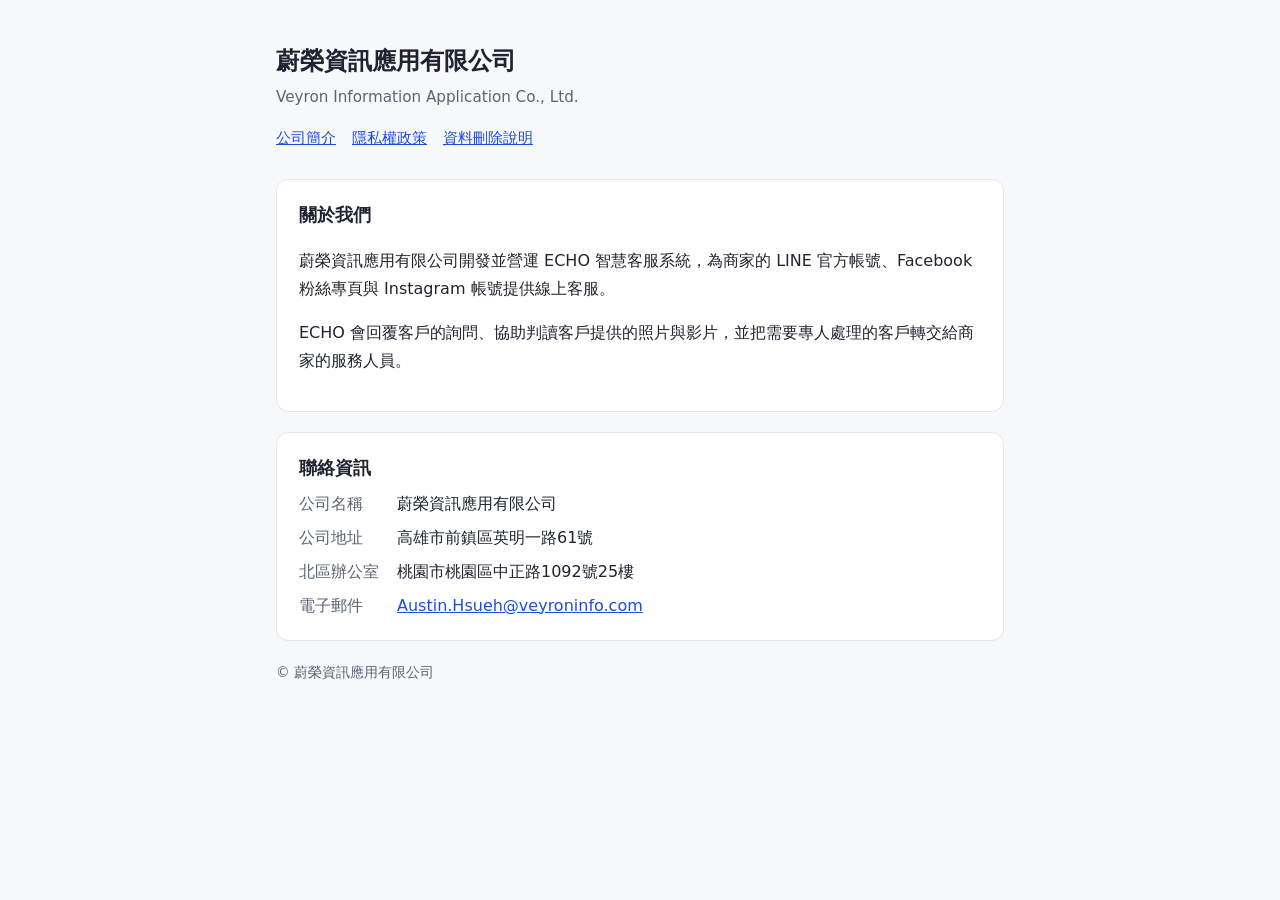
<file: index.html>
<!doctype html>
<html lang="zh-Hant">
<head>
  <meta charset="utf-8">
  <meta name="viewport" content="width=device-width, initial-scale=1">
  <title>蔚榮資訊應用有限公司</title>
  <meta name="description" content="蔚榮資訊應用有限公司：開發並營運 ECHO 智慧客服系統。">
  <link rel="stylesheet" href="style.css">
</head>
<body>
  <header>
    <p class="name">蔚榮資訊應用有限公司</p>
    <p class="en">Veyron Information Application Co., Ltd.</p>
    <nav>
      <a href="./">公司簡介</a>
      <a href="privacy.html">隱私權政策</a>
      <a href="data-deletion.html">資料刪除說明</a>
    </nav>
  </header>

  <main>
    <section>
      <h2>關於我們</h2>
      <p>蔚榮資訊應用有限公司開發並營運 ECHO 智慧客服系統，為商家的 LINE 官方帳號、Facebook 粉絲專頁與 Instagram 帳號提供線上客服。</p>
      <p>ECHO 會回覆客戶的詢問、協助判讀客戶提供的照片與影片，並把需要專人處理的客戶轉交給商家的服務人員。</p>
    </section>

    <section>
      <h2>聯絡資訊</h2>
      <dl>
        <dt>公司名稱</dt><dd>蔚榮資訊應用有限公司</dd>
        <dt>公司地址</dt><dd>高雄市前鎮區英明一路61號</dd>
        <dt>北區辦公室</dt><dd>桃園市桃園區中正路1092號25樓</dd>
        <dt>電子郵件</dt><dd><a href="mailto:Austin.Hsueh@veyroninfo.com">Austin.Hsueh@veyroninfo.com</a></dd>
      </dl>
    </section>
  </main>

  <footer>
    © 蔚榮資訊應用有限公司
  </footer>
</body>
</html>
</file>
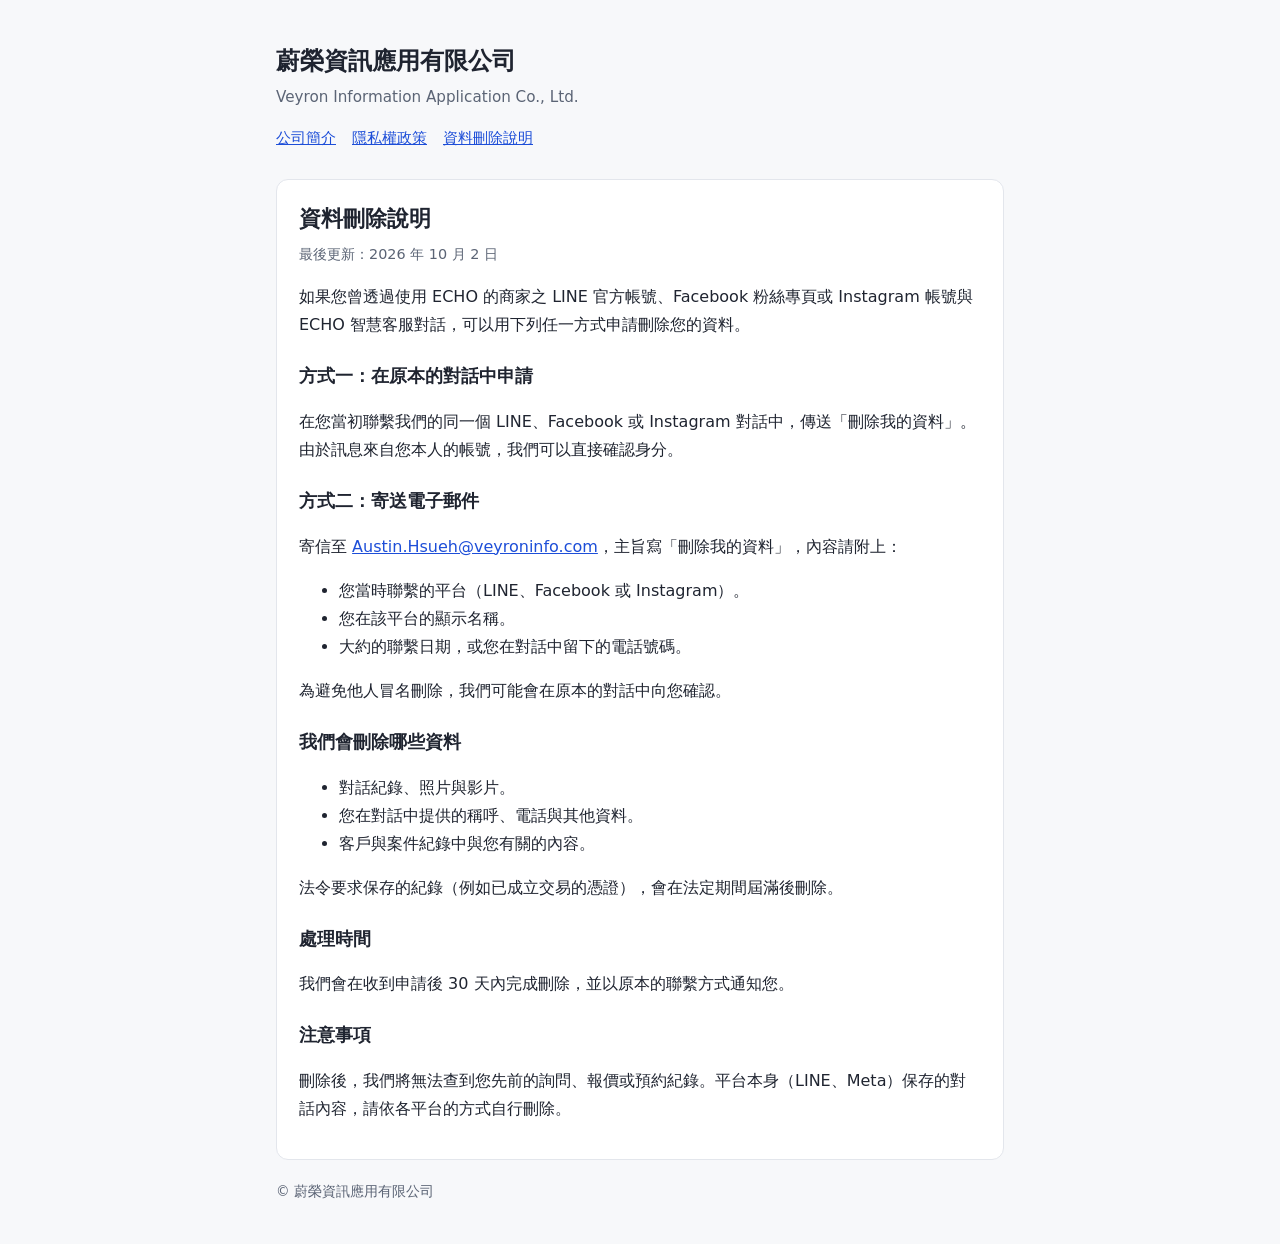
<file: data-deletion.html>
<!doctype html>
<html lang="zh-Hant">
<head>
  <meta charset="utf-8">
  <meta name="viewport" content="width=device-width, initial-scale=1">
  <title>資料刪除說明｜蔚榮資訊</title>
  <meta name="description" content="如何申請刪除您在 ECHO 智慧客服系統中的個人資料。">
  <link rel="stylesheet" href="style.css">
</head>
<body>
  <header>
    <p class="name">蔚榮資訊應用有限公司</p>
    <p class="en">Veyron Information Application Co., Ltd.</p>
    <nav>
      <a href="./">公司簡介</a>
      <a href="privacy.html">隱私權政策</a>
      <a href="data-deletion.html">資料刪除說明</a>
    </nav>
  </header>

  <main>
    <section>
      <h1>資料刪除說明</h1>
      <p class="meta">最後更新：2026 年 10 月 2 日</p>

      <p>如果您曾透過使用 ECHO 的商家之 LINE 官方帳號、Facebook 粉絲專頁或 Instagram 帳號與 ECHO 智慧客服對話，可以用下列任一方式申請刪除您的資料。</p>

      <h2>方式一：在原本的對話中申請</h2>
      <p>在您當初聯繫我們的同一個 LINE、Facebook 或 Instagram 對話中，傳送「刪除我的資料」。由於訊息來自您本人的帳號，我們可以直接確認身分。</p>

      <h2>方式二：寄送電子郵件</h2>
      <p>寄信至 <a href="mailto:Austin.Hsueh@veyroninfo.com?subject=刪除我的資料">Austin.Hsueh@veyroninfo.com</a>，主旨寫「刪除我的資料」，內容請附上：</p>
      <ul>
        <li>您當時聯繫的平台（LINE、Facebook 或 Instagram）。</li>
        <li>您在該平台的顯示名稱。</li>
        <li>大約的聯繫日期，或您在對話中留下的電話號碼。</li>
      </ul>
      <p>為避免他人冒名刪除，我們可能會在原本的對話中向您確認。</p>

      <h2>我們會刪除哪些資料</h2>
      <ul>
        <li>對話紀錄、照片與影片。</li>
        <li>您在對話中提供的稱呼、電話與其他資料。</li>
        <li>客戶與案件紀錄中與您有關的內容。</li>
      </ul>
      <p>法令要求保存的紀錄（例如已成立交易的憑證），會在法定期間屆滿後刪除。</p>

      <h2>處理時間</h2>
      <p>我們會在收到申請後 30 天內完成刪除，並以原本的聯繫方式通知您。</p>

      <h2>注意事項</h2>
      <p>刪除後，我們將無法查到您先前的詢問、報價或預約紀錄。平台本身（LINE、Meta）保存的對話內容，請依各平台的方式自行刪除。</p>
    </section>
  </main>

  <footer>
    © 蔚榮資訊應用有限公司
  </footer>
</body>
</html>
</file>
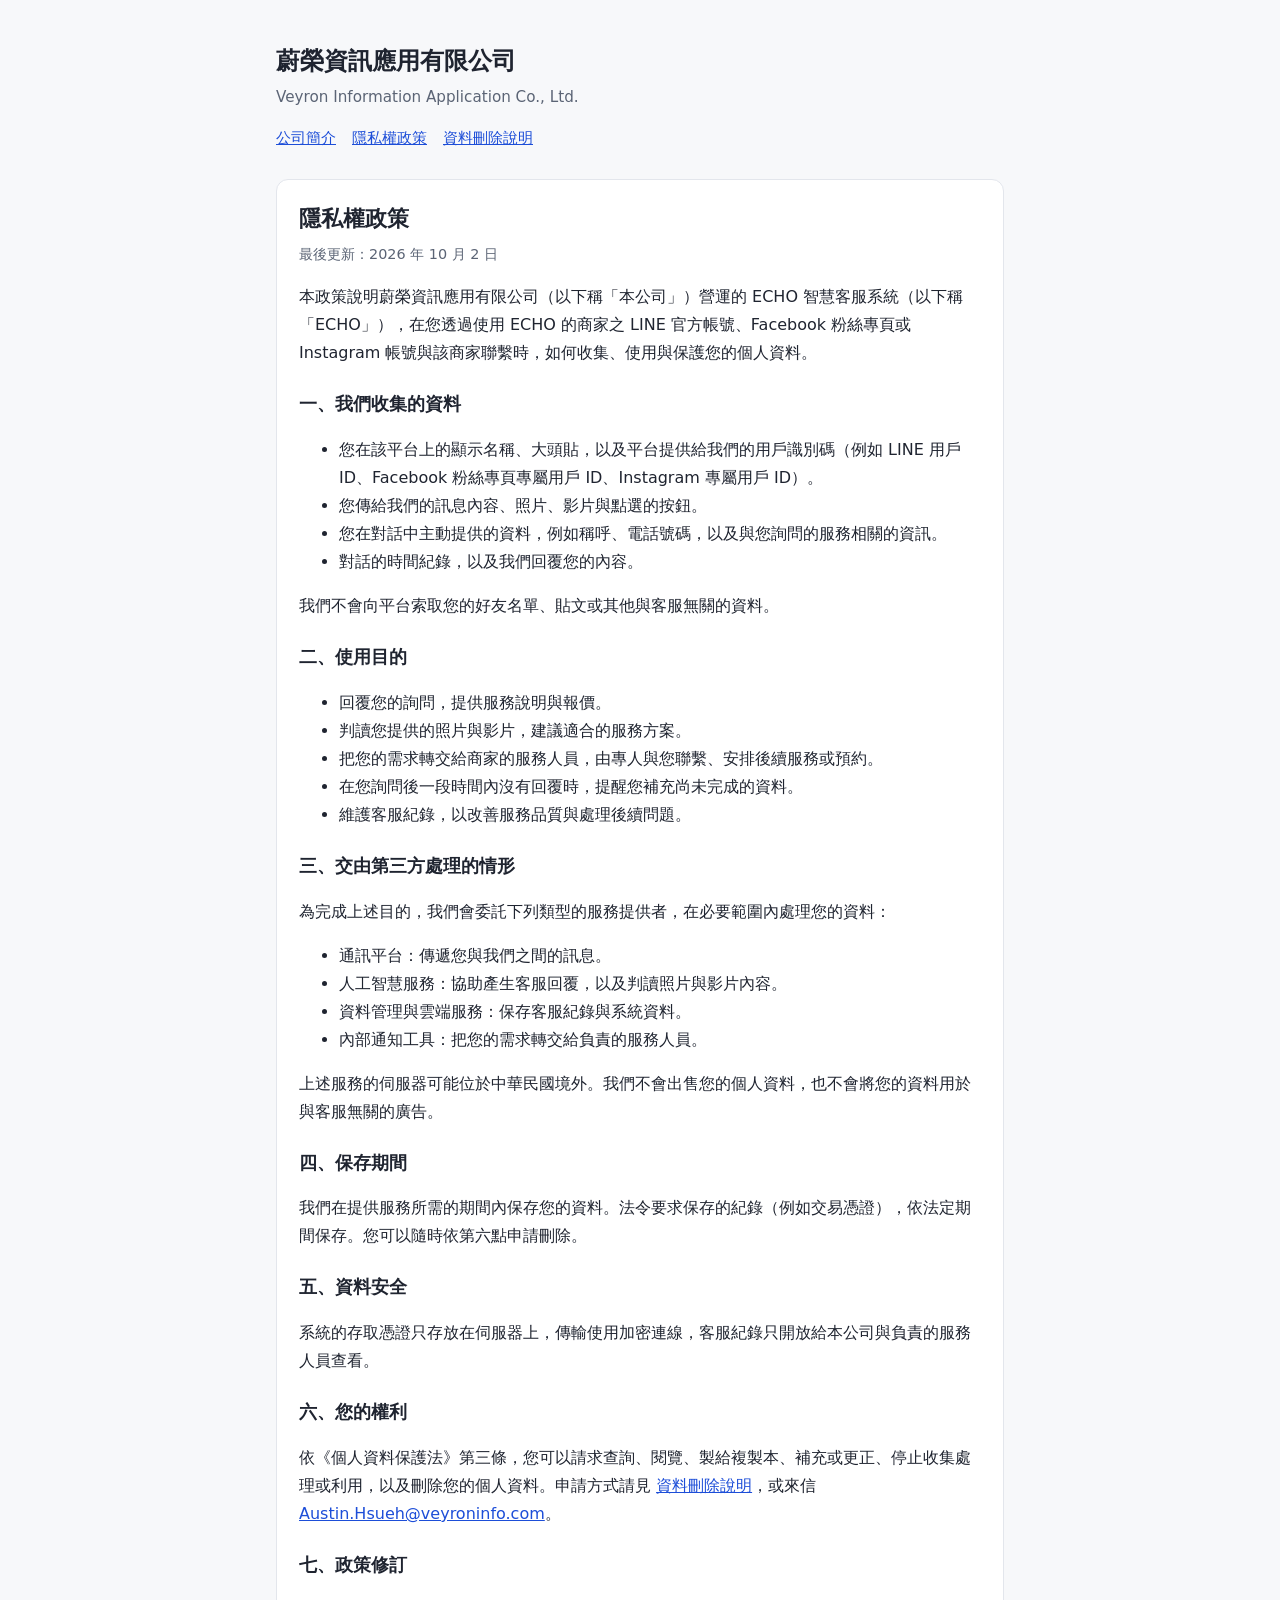
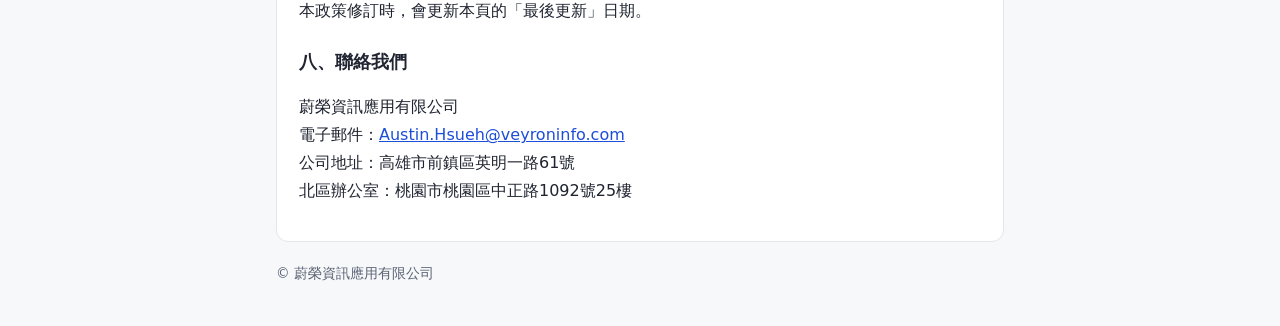
<file: privacy.html>
<!doctype html>
<html lang="zh-Hant">
<head>
  <meta charset="utf-8">
  <meta name="viewport" content="width=device-width, initial-scale=1">
  <title>隱私權政策｜蔚榮資訊</title>
  <meta name="description" content="ECHO 智慧客服系統的隱私權政策：收集哪些資料、如何使用、交給誰處理，以及如何申請刪除。">
  <link rel="stylesheet" href="style.css">
</head>
<body>
  <header>
    <p class="name">蔚榮資訊應用有限公司</p>
    <p class="en">Veyron Information Application Co., Ltd.</p>
    <nav>
      <a href="./">公司簡介</a>
      <a href="privacy.html">隱私權政策</a>
      <a href="data-deletion.html">資料刪除說明</a>
    </nav>
  </header>

  <main>
    <section>
      <h1>隱私權政策</h1>
      <p class="meta">最後更新：2026 年 10 月 2 日</p>

      <p>本政策說明蔚榮資訊應用有限公司（以下稱「本公司」）營運的 ECHO 智慧客服系統（以下稱「ECHO」），在您透過使用 ECHO 的商家之 LINE 官方帳號、Facebook 粉絲專頁或 Instagram 帳號與該商家聯繫時，如何收集、使用與保護您的個人資料。</p>

      <h2>一、我們收集的資料</h2>
      <ul>
        <li>您在該平台上的顯示名稱、大頭貼，以及平台提供給我們的用戶識別碼（例如 LINE 用戶 ID、Facebook 粉絲專頁專屬用戶 ID、Instagram 專屬用戶 ID）。</li>
        <li>您傳給我們的訊息內容、照片、影片與點選的按鈕。</li>
        <li>您在對話中主動提供的資料，例如稱呼、電話號碼，以及與您詢問的服務相關的資訊。</li>
        <li>對話的時間紀錄，以及我們回覆您的內容。</li>
      </ul>
      <p>我們不會向平台索取您的好友名單、貼文或其他與客服無關的資料。</p>

      <h2>二、使用目的</h2>
      <ul>
        <li>回覆您的詢問，提供服務說明與報價。</li>
        <li>判讀您提供的照片與影片，建議適合的服務方案。</li>
        <li>把您的需求轉交給商家的服務人員，由專人與您聯繫、安排後續服務或預約。</li>
        <li>在您詢問後一段時間內沒有回覆時，提醒您補充尚未完成的資料。</li>
        <li>維護客服紀錄，以改善服務品質與處理後續問題。</li>
      </ul>

      <h2>三、交由第三方處理的情形</h2>
      <p>為完成上述目的，我們會委託下列類型的服務提供者，在必要範圍內處理您的資料：</p>
      <ul>
        <li>通訊平台：傳遞您與我們之間的訊息。</li>
        <li>人工智慧服務：協助產生客服回覆，以及判讀照片與影片內容。</li>
        <li>資料管理與雲端服務：保存客服紀錄與系統資料。</li>
        <li>內部通知工具：把您的需求轉交給負責的服務人員。</li>
      </ul>
      <p>上述服務的伺服器可能位於中華民國境外。我們不會出售您的個人資料，也不會將您的資料用於與客服無關的廣告。</p>

      <h2>四、保存期間</h2>
      <p>我們在提供服務所需的期間內保存您的資料。法令要求保存的紀錄（例如交易憑證），依法定期間保存。您可以隨時依第六點申請刪除。</p>

      <h2>五、資料安全</h2>
      <p>系統的存取憑證只存放在伺服器上，傳輸使用加密連線，客服紀錄只開放給本公司與負責的服務人員查看。</p>

      <h2>六、您的權利</h2>
      <p>依《個人資料保護法》第三條，您可以請求查詢、閱覽、製給複製本、補充或更正、停止收集處理或利用，以及刪除您的個人資料。申請方式請見 <a href="data-deletion.html">資料刪除說明</a>，或來信 <a href="mailto:Austin.Hsueh@veyroninfo.com">Austin.Hsueh@veyroninfo.com</a>。</p>

      <h2>七、政策修訂</h2>
      <p>本政策修訂時，會更新本頁的「最後更新」日期。</p>

      <h2>八、聯絡我們</h2>
      <p>蔚榮資訊應用有限公司<br>
      電子郵件：<a href="mailto:Austin.Hsueh@veyroninfo.com">Austin.Hsueh@veyroninfo.com</a><br>
      公司地址：高雄市前鎮區英明一路61號<br>
      北區辦公室：桃園市桃園區中正路1092號25樓</p>
    </section>
  </main>

  <footer>
    © 蔚榮資訊應用有限公司
  </footer>
</body>
</html>
</file>
<file: style.css>
:root {
  --bg: #f7f8fa;
  --card: #ffffff;
  --ink: #1f2430;
  --sub: #5b6475;
  --line: #e3e6ec;
  --accent: #1d4ed8;
}
@media (prefers-color-scheme: dark) {
  :root {
    --bg: #14161b;
    --card: #1c1f26;
    --ink: #e8eaef;
    --sub: #a3aab8;
    --line: #2c313b;
    --accent: #7aa2ff;
  }
}
* { box-sizing: border-box; }
body {
  margin: 0;
  background: var(--bg);
  color: var(--ink);
  font-family: "Noto Sans TC", "PingFang TC", "Microsoft JhengHei", system-ui, sans-serif;
  line-height: 1.75;
}
a { color: var(--accent); }
header, main, footer { max-width: 760px; margin: 0 auto; padding: 0 16px; }
header { padding-top: 40px; padding-bottom: 8px; }
header .name { font-size: 1.5rem; font-weight: 700; margin: 0; }
header .en { color: var(--sub); margin: 2px 0 0; font-size: 0.95rem; }
nav { margin-top: 14px; display: flex; flex-wrap: wrap; gap: 16px; font-size: 0.95rem; }
section {
  background: var(--card);
  border: 1px solid var(--line);
  border-radius: 12px;
  padding: 20px 22px;
  margin: 20px 0;
}
h1 { font-size: 1.35rem; margin: 0 0 4px; }
h2 { font-size: 1.1rem; margin: 22px 0 6px; }
section > h2:first-child { margin-top: 0; }
p, li { color: var(--ink); }
.meta { color: var(--sub); font-size: 0.9rem; margin: 0 0 12px; }
dl { display: grid; grid-template-columns: max-content 1fr; gap: 6px 18px; margin: 0; }
dt { color: var(--sub); }
dd { margin: 0; }
footer { color: var(--sub); font-size: 0.85rem; padding-bottom: 40px; }
</file>
